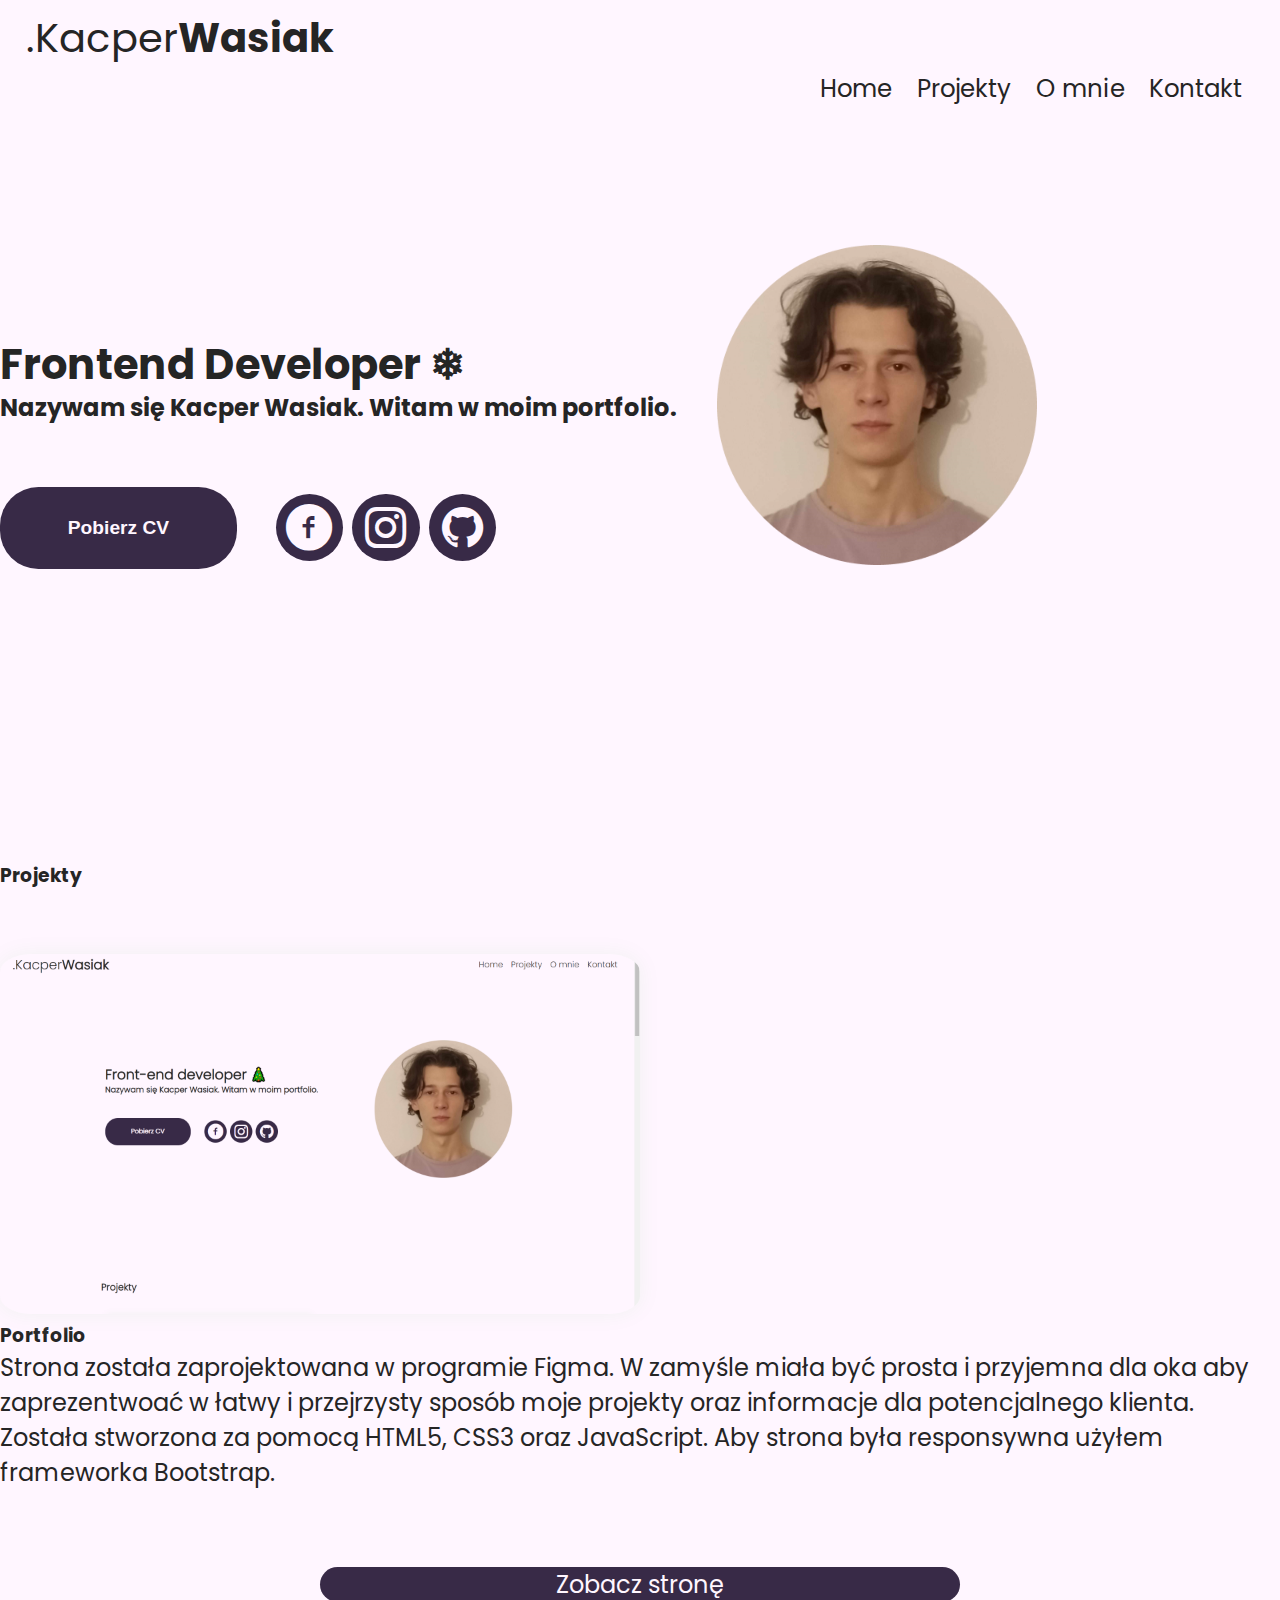
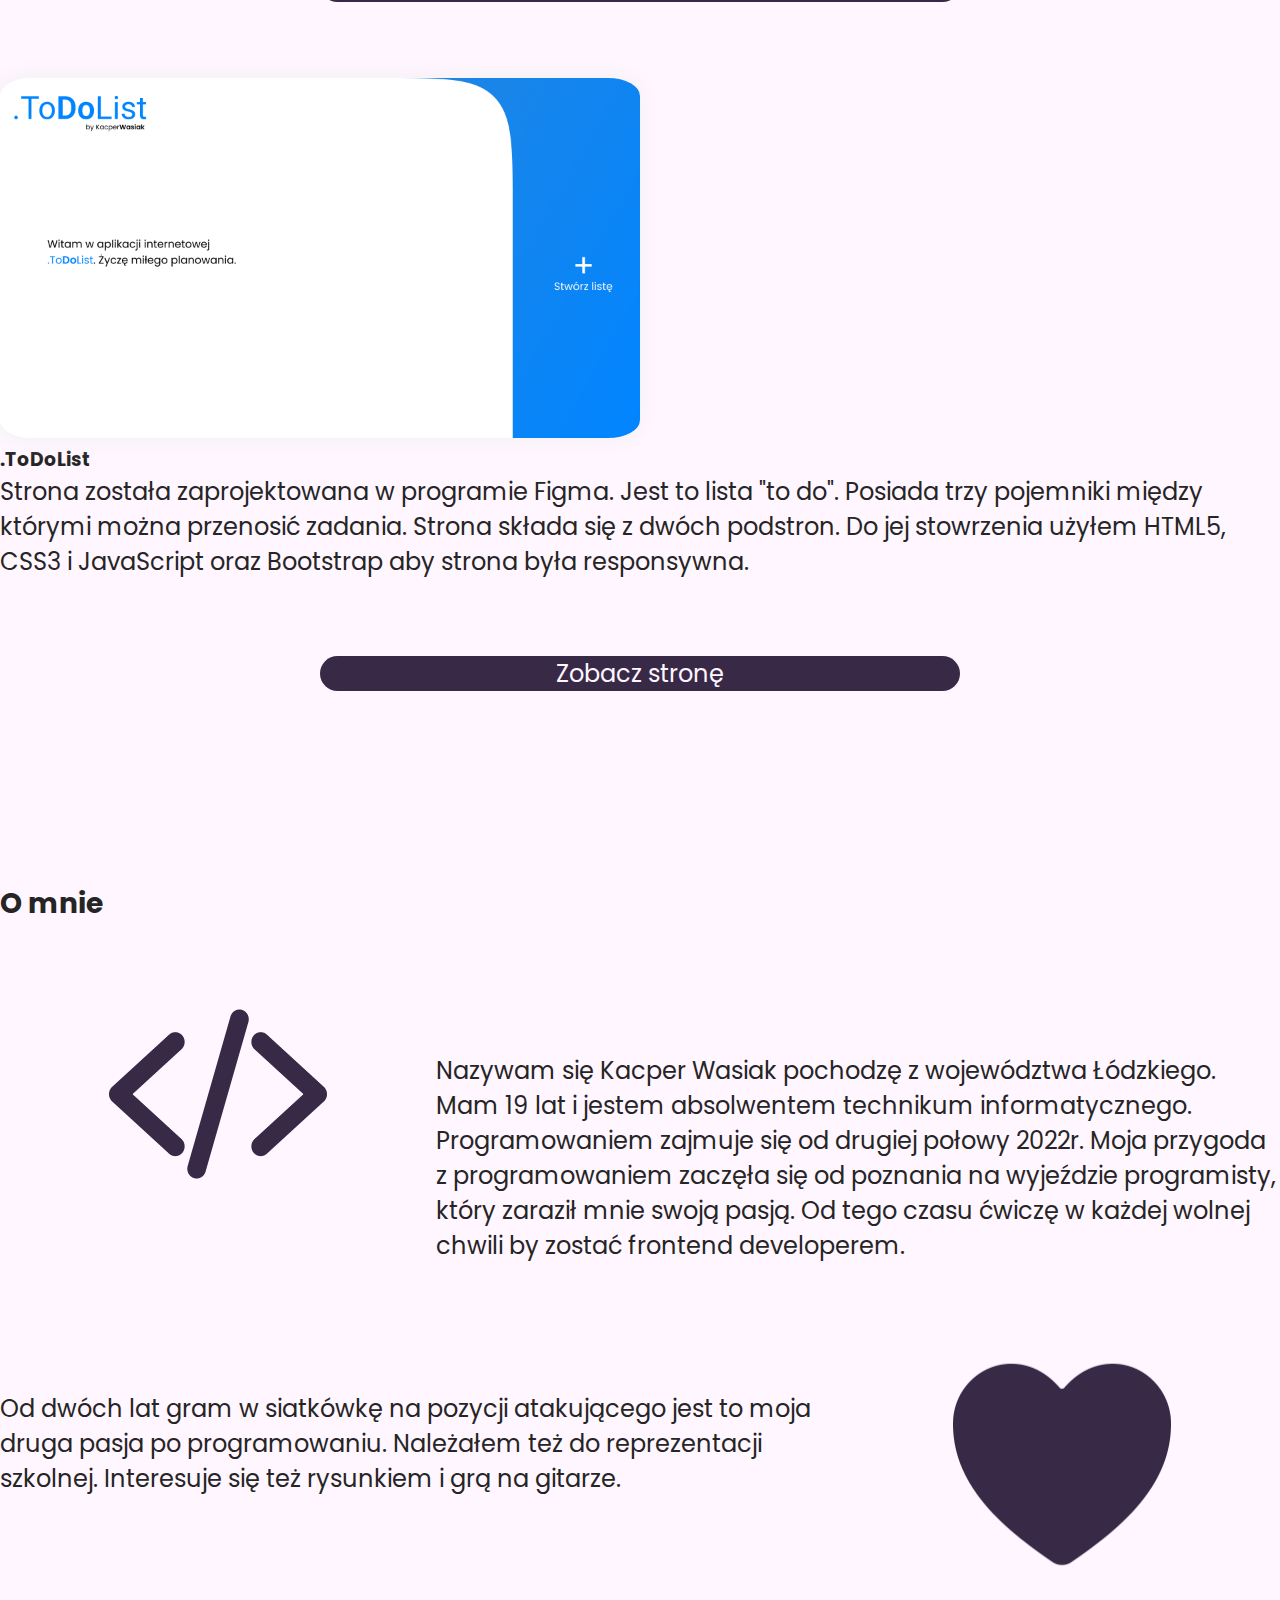
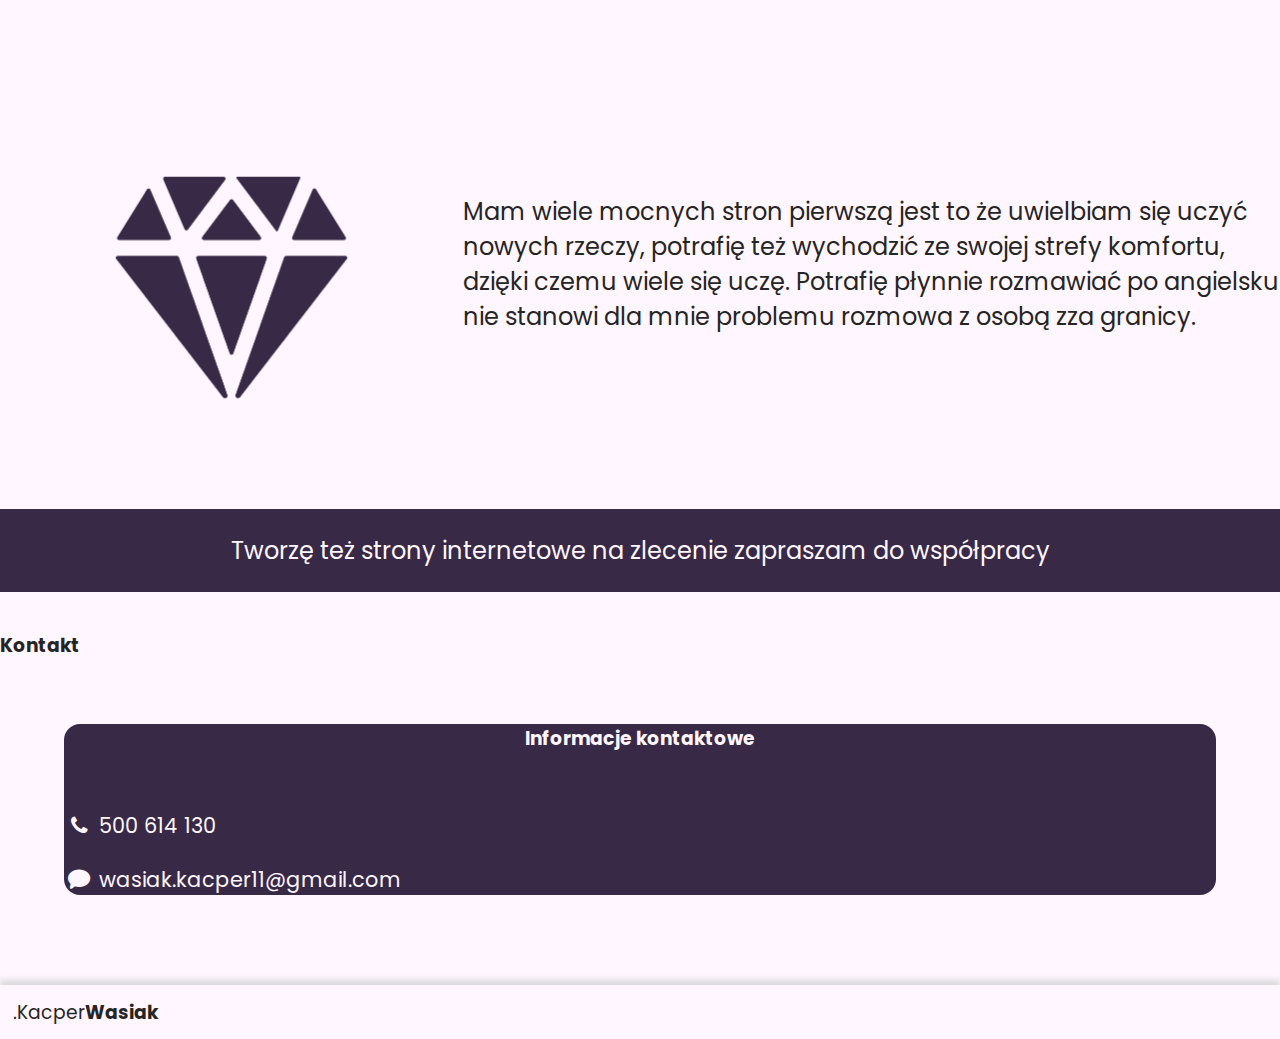
<file: index.html>
<!DOCTYPE html>
<html lang="pl-PL">
<head>
    <meta charset="UTF-8">
    <meta name="viewport" content="width=device-width, initial-scale=1.0">
    <meta name="keywords" content="Kacper Wasiak,kacper wasiak, Kacper Wasiak portfolio programisty, portfolio, frontend, front-end, front end, programie"/>
    <title>KacperWasiak | Portfolio programisty</title>
    <!-- Favicon -->
    <link rel="icon" type="image/x-icon" href="Dodatkowe pliki/favicon.png"/>

    <!-- Podpięcie CSS -->
    <link href="https://cdn.jsdelivr.net/npm/bootstrap@5.3.2/dist/css/bootstrap.min.css" rel="stylesheet" integrity="sha384-T3c6CoIi6uLrA9TneNEoa7RxnatzjcDSCmG1MXxSR1GAsXEV/Dwwykc2MPK8M2HN" crossorigin="anonymous">
    <link rel="stylesheet" href="index.css" type="text/css">
    <link rel="stylesheet" href="fontello-99dd5779/css/fontello.css" type="text/css"/>

    <!-- Dodanie fonta -->
    <link rel="preconnect" href="https://fonts.googleapis.com">
    <link rel="preconnect" href="https://fonts.gstatic.com" crossorigin>
    <link href="https://fonts.googleapis.com/css2?family=Poppins:wght@300&display=swap" rel="stylesheet">
    
    <!-- Podpięcie JavaScript -->
    <script src="index.js"></script>
</head>
<body>

    <header>

        <article id="header-content" class="row">

            <h1 class="col-md-4"><span>.Kacper</span>Wasiak</h1>

            <nav class="col-md-8">

                <a href="#home" class="links">Home</a>
                <a href="#projects" class="links">Projekty</a>
                <a href="#about" class="links">O mnie</a>
                <a href="#contact" class="links">Kontakt</a>

            </nav>

        </article>

    </header>

    <div class="container">

        <section id="home"  class="row">

            <article id="home-text" class="col-md-7">

                <h3>Frontend Developer ❄</h3>

                <p>Nazywam się Kacper Wasiak.  Witam w moim portfolio.</p>

                <div class="buttons">

                    <button id="cv"" name="cv-download"> 

                        <a href="/Dodatkowe pliki/Kacper Wasiak - CV.pdf" download>Pobierz CV</a>
                        
                    </button>
                    
                    <div id="socials-wrapper">

                        <a href="https://www.facebook.com/kacper.wasiak.9216" target="_blank" class="socials" id="fb"><i class="icon-facebook-circled"></i></a>

                        <a href="https://www.instagram.com/kacper_wasiak/" target="_blank" class="socials" id="ig"><i class="icon-instagram"></i></a>

                        <a href="https://github.com/WasiakKacper" target="_blank" class="socials" id="git-hub"><i class="icon-github-circled"></i></a>

                    </div>

                </div>

            </article>

                <img src="Dodatkowe pliki/avatar.png" alt="avatar" class="col-md-5"/>

        </section>

        <section id="projects">

            <h3 class="section-title col-lg-12">Projekty</h3>

            <article id="project-tile-first" class="row">

            <img src="Dodatkowe pliki/Strona portfolio.png" alt="Zdjęcie strony" class="col-xl-6"/>

                <div id="con"  class="col-xl-6">

                    <h3>Portfolio</h3>
                    
                    <p>
                        Strona została zaprojektowana w programie Figma. W zamyśle miała być prosta i przyjemna dla oka aby zaprezentwoać w łatwy i przejrzysty sposób moje projekty oraz informacje dla potencjalnego klienta. Została stworzona za pomocą HTML5, CSS3 oraz JavaScript. Aby strona była responsywna użyłem frameworka Bootstrap.
                    </p>

                </div>

                <a href="https://kacper-wasiak-portfolio-programisty.netlify.app" target="_blank">Zobacz stronę</a>

            </article>

            <article id="project-tile-first" class="row">

                <img src="Dodatkowe pliki/todolist layout.png" alt="Zdjęcie strony" class="col-xl-6"/>
    
                    <div id="con"  class="col-xl-6">
    
                        <h3>.ToDoList</h3>
                        
                        <p>
                            Strona została zaprojektowana w programie Figma. Jest to lista "to do". Posiada trzy pojemniki między którymi można przenosić zadania. Strona składa się z dwóch podstron. Do jej stowrzenia użyłem HTML5, CSS3 i JavaScript oraz Bootstrap aby strona była responsywna.
                        </p>
    
                    </div>
    
                    <a href="https://todolist-kacper-wasiak.netlify.app/" target="_blank">Zobacz stronę</a>
    
                </article>

        </section>

        <section id="about">

            <h3 class="section-title">O mnie</h3>

            <article id="about-tile-first" class="row">

                <img src="Dodatkowe pliki/html icon.png" alt="Ikona HTML" class="col-xl-6"/>

                <p class="col-xl-6">Nazywam się Kacper Wasiak pochodzę z województwa Łódzkiego. Mam 19 lat i jestem absolwentem technikum informatycznego. Programowaniem zajmuje się od drugiej połowy 2022r. Moja przygoda z programowaniem zaczęła się od poznania na wyjeździe programisty, który zaraził mnie swoją pasją. Od tego czasu ćwiczę w każdej wolnej chwili by zostać frontend developerem.</p>

            </article>

            <article id="about-tile-secound" class="row">

                <p class="col-xl-6"> 
                    Od dwóch lat gram w siatkówkę na pozycji atakującego jest to moja druga pasja po programowaniu. Należałem też do reprezentacji szkolnej. Interesuje się też rysunkiem i grą na gitarze.
                </p>

                <img src="Dodatkowe pliki/Vector.png" alt="Ikona serca" class="col-xl-6"/>

            </article>

            <article id="about-tile-third" class="row">

                <img src="Dodatkowe pliki/diaomnd.png" alt="Ikona diamentu" class="col-xl-6"/>

                <p class="col-xl-6">
                    Mam wiele mocnych stron pierwszą jest to że uwielbiam się uczyć nowych rzeczy, potrafię też wychodzić ze swojej strefy komfortu, dzięki czemu wiele się uczę. Potrafię płynnie rozmawiać po angielsku nie stanowi dla mnie problemu rozmowa z osobą zza granicy. 
                </p>

            </article>

        </section>

    </div>

        <section id="post-scriptum" class="container-fluid">

            <p>Tworzę też strony internetowe na zlecenie zapraszam do współpracy</p>

        </section>

    <div class="container">

        <section id="contact" class="row">

            <h3 class="section-title">Kontakt</h3>

            <article id="info" class="col-lg-6">

                <h3>Informacje kontaktowe</h3>

                <ul>
          
                    <li><i class="icon-phone"></i> 500 614 130</li> 

                    <li><i class="icon-comment"></i> wasiak.kacper11@gmail.com</li>

                </ul>

            </article>

        </section>

    </div>

    <footer class="container-fluid">

        <h3><span>.Kacper</span>Wasiak</h3>

    </footer>

    <!-- Podpięcie skryptu -->
    <script src="https://cdn.jsdelivr.net/npm/bootstrap@5.3.2/dist/js/bootstrap.bundle.min.js" integrity="sha384-C6RzsynM9kWDrMNeT87bh95OGNyZPhcTNXj1NW7RuBCsyN/o0jlpcV8Qyq46cDfL" crossorigin="anonymous"></script>

</body>
</html>
</file>
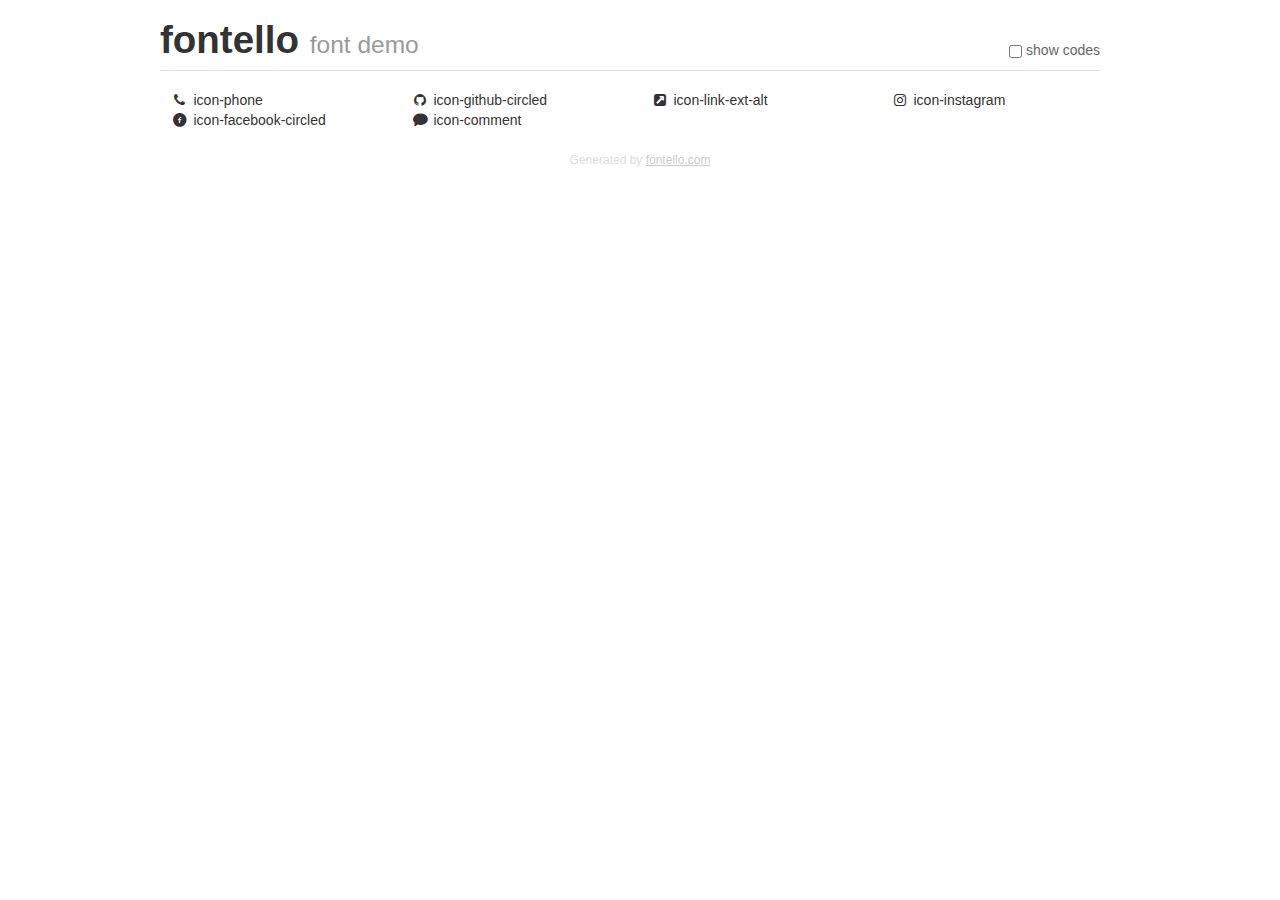
<file: fontello-99dd5779/demo.html>
<!DOCTYPE html>
<html>
  <head>
  <!--[if lt IE 9]><script language="javascript" type="text/javascript" src="//html5shim.googlecode.com/svn/trunk/html5.js"></script><![endif]-->
  <meta charset="UTF-8">
  <style>
    html {
      font-size: 100%;
      -webkit-text-size-adjust: 100%;
      -ms-text-size-adjust: 100%;
    }
    a:focus {
      outline: thin dotted #333;
      outline: 5px auto -webkit-focus-ring-color;
      outline-offset: -2px;
    }
    a:hover,
    a:active {
      outline: 0;
    }
    input {
      margin: 0;
      font-size: 100%;
      vertical-align: middle;
      *overflow: visible;
      line-height: normal;
    }
    input::-moz-focus-inner {
      padding: 0;
      border: 0;
    }
    body {
      margin: 0;
      font-family: "Helvetica Neue", Helvetica, Arial, sans-serif;
      font-size: 14px;
      line-height: 20px;
      color: #333;
      background-color: #fff;
    }
    a {
      color: #08c;
      text-decoration: none;
    }
    a:hover {
      color: #005580;
      text-decoration: underline;
    }
    .row {
      margin-left: -20px;
      *zoom: 1;
    }
    .row:before,
    .row:after {
      display: table;
      content: "";
      line-height: 0;
    }
    .row:after {
      clear: both;
    }
    .span3 {
      float: left;
      min-height: 1px;
      margin-left: 20px;
      width: 220px;
    }
    .container {
      width: 940px;
      margin-right: auto;
      margin-left: auto;
      *zoom: 1;
    }
    .container:before,
    .container:after {
      display: table;
      content: "";
      line-height: 0;
    }
    .container:after {
      clear: both;
    }
    small {
      font-size: 85%;
    }
    h1 {
      margin: 10px 0;
      font-family: inherit;
      font-weight: bold;
      line-height: 20px;
      color: inherit;
      text-rendering: optimizelegibility;
      line-height: 40px;
      font-size: 38.5px;
    }
    h1 small {
      font-weight: normal;
      line-height: 1;
      color: #999;
      font-size: 24.5px;
    }

    body {
      margin-top: 90px;
    }
    .header {
      position: fixed;
      top: 0;
      left: 50%;
      margin-left: -480px;
      background-color: #fff;
      border-bottom: 1px solid #ddd;
      padding-top: 10px;
      z-index: 10;
    }
    .footer {
      color: #ddd;
      font-size: 12px;
      text-align: center;
      margin-top: 20px;
    }
    .footer a {
      color: #ccc;
      text-decoration: underline;
    }
    .the-icons {
      font-size: 14px;
      line-height: 24px;
    }
    .switch {
      position: absolute;
      right: 0;
      bottom: 10px;
      color: #666;
    }
    .switch input {
      margin-right: 0.3em;
    }
    .codesOn .i-name {
      display: none;
    }
    .codesOn .i-code {
      display: inline;
    }
    .i-code {
      display: none;
    }
    @font-face {
      font-family: 'fontello';
      src: url('./font/fontello.eot?30621540');
      src: url('./font/fontello.eot?30621540#iefix') format('embedded-opentype'),
           url('./font/fontello.woff?30621540') format('woff'),
           url('./font/fontello.ttf?30621540') format('truetype'),
           url('./font/fontello.svg?30621540#fontello') format('svg');
      font-weight: normal;
      font-style: normal;
    }
    .demo-icon {
      font-family: "fontello";
      font-style: normal;
      font-weight: normal;
      speak: never;
     
      display: inline-block;
      text-decoration: inherit;
      width: 1em;
      margin-right: .2em;
      text-align: center;
      /* opacity: .8; */
     
      /* For safety - reset parent styles, that can break glyph codes*/
      font-variant: normal;
      text-transform: none;
     
      /* fix buttons height, for twitter bootstrap */
      line-height: 1em;
     
      /* Animation center compensation - margins should be symmetric */
      /* remove if not needed */
      margin-left: .2em;
     
      /* You can be more comfortable with increased icons size */
      /* font-size: 120%; */
     
      /* Font smoothing. That was taken from TWBS */
      -webkit-font-smoothing: antialiased;
      -moz-osx-font-smoothing: grayscale;
     
      /* Uncomment for 3D effect */
      /* text-shadow: 1px 1px 1px rgba(127, 127, 127, 0.3); */
    }
    </style>
    <link rel="stylesheet" href="css/animation.css"><!--[if IE 7]><link rel="stylesheet" href="css/" + font.fontname + "-ie7.css"><![endif]-->
    <script>
      function toggleCodes(on) {
        var obj = document.getElementById('icons');
      
        if (on) {
          obj.className += ' codesOn';
        } else {
          obj.className = obj.className.replace(' codesOn', '');
        }
      }
    </script>
  </head>
  <body>
    <div class="container header">
      <h1>fontello <small>font demo</small></h1>
      <label class="switch">
        <input type="checkbox" onclick="toggleCodes(this.checked)">show codes
      </label>
    </div>
    <div class="container" id="icons">
      <div class="row">
        <div class="span3" title="Code: 0xe800">
          <i class="demo-icon icon-phone">&#xe800;</i> <span class="i-name">icon-phone</span><span class="i-code">0xe800</span>
        </div>
        <div class="span3" title="Code: 0xf09b">
          <i class="demo-icon icon-github-circled">&#xf09b;</i> <span class="i-name">icon-github-circled</span><span class="i-code">0xf09b</span>
        </div>
        <div class="span3" title="Code: 0xf14c">
          <i class="demo-icon icon-link-ext-alt">&#xf14c;</i> <span class="i-name">icon-link-ext-alt</span><span class="i-code">0xf14c</span>
        </div>
        <div class="span3" title="Code: 0xf16d">
          <i class="demo-icon icon-instagram">&#xf16d;</i> <span class="i-name">icon-instagram</span><span class="i-code">0xf16d</span>
        </div>
      </div>
      <div class="row">
        <div class="span3" title="Code: 0xf30d">
          <i class="demo-icon icon-facebook-circled">&#xf30d;</i> <span class="i-name">icon-facebook-circled</span><span class="i-code">0xf30d</span>
        </div>
        <div class="span3" title="Code: 0xf4ac">
          <i class="demo-icon icon-comment">&#xf4ac;</i> <span class="i-name">icon-comment</span><span class="i-code">0xf4ac</span>
        </div>
      </div>
    </div>
    <div class="container footer">Generated by <a href="https://fontello.com">fontello.com</a></div>
  </body>
</html>
</file>
<file: index.css>
*{
    margin: 0;
    padding: 0;
    box-sizing: border-box;
}

:root{
    --white: #ffffff;
    --light: #fff6ff;
    --gray: #f1f1f1;
    --dark-grey: #d9d9d9;
    --text: #252525;
    --dark: #382a47;
}


/* Stylowanie body */
body{
    font-family: 'Poppins', sans-serif;
    color: #252525;
    background-color: var(--light);
}


/* Stylowanie nagłówka */
header{
    width: 100%;
    height: auto;
    position: fixed;
    top: 0;
    left: 0;
    height: auto;
    padding: 0.5em 2%;
    z-index: 1;
    background-color: var(--light);
    transition: 0.3s ease;
}

header.active{
    box-shadow: 0px 2px 10px var(--dark-grey);
    transition: 0.3s ease;
}

header h1{
    font-size: 2.5em;
    font-weight: bold;
    margin: 0;
    height: auto;
}

header span{
    font-weight: lighter;
}

header nav{
    display: flex;
    flex-direction: row;
    justify-content: end;
    align-items: center;
    font-size: 90%;
}

header nav a{
    width: auto;
    font-size: 1.7em;
    text-decoration: none;
    color: #252525;
    position: relative;
    transition: 0.3s ease;
    padding: 0.2% 1%;
}

header nav a::before{
    content: " ";
    width: 0%;
    height: 0.2em;
    background-color: #252525;
    border-radius: 1em;
    position: absolute;
    bottom: -3%;
    left: 47%;
    transition: 0.3s ease-in-out;
}

header nav a::after{
    content: " ";
    width: 0%;
    height: 0.2em;
    background-color: #252525;
    border-radius: 1em;
    position: absolute;
    bottom: -3%;
    right: 47%;
    transition: 0.3s ease;
}


/* Stylowanie .container */
.container{
    overflow-x: hidden;
}

/* Stylowanie #home */
#home{
    display: flex;
    flex-direction: row;
    margin:16% 0 20% 0;
}

#home #home-text{
    margin-top: 10%;
}
#home #home-text h3{
    font-size: 2.6em;
    font-weight: bolder;
}

#home #home-text p{
    font-size: 1.5em;
    font-weight: bold;
    line-height: 1em;
}

#home #home-text .buttons{
    display: flex;
    flex-direction: row;
    margin-top: 10%;
    width: 100%;
    height: auto;
}

#home #home-text .buttons button#cv{
    background-color: var(--dark);
    border-radius: 2em;
    width: 35%;
    height: auto;
    padding: 1%;
    font-size: 1.2em;
    font-weight: bolder;
    margin-right: 5%;
    transition: 0.3s ease;
    border: none;
    outline: none;
}

#home #home-text .buttons button#cv a{
    text-decoration: none;
    color: var(--light);
}

#home #home-text .buttons #socials-wrapper{
    display: flex;
    flex-direction: row;
    
}

#home #home-text .buttons #socials-wrapper a{
    transition: 0.3s ease;
    padding: .3em;
}

#home #home-text .buttons i{
    background-color: var(--dark);
    transition: 0.3s ease;
    font-size: 3em;
    color: #fff6ff;
    border-radius: 2em;
}

#home img{
    transform: scale(80%);
    transition: 0.3s ease;
}

/* Stylowanie #projects */

#projects{
    margin-bottom: 15%;
}

#projects h3{
    font-weight: bold;
}

#projects article{
    margin: 5% 0;
}

#projects article img{
    border-radius: 5%;
    filter: drop-shadow(0px 0px 10px var(--gray));
    width: 50%;
    height: 50%;
}

#projects article div p{
    font-size: 1.5em;
}

#projects article a{
    display: block;
    transition: 0.3s ease;
    text-decoration: none;
    width: 50%;
    background-color: var(--dark);
    transition: 0.3s ease;
    font-size: 1.5em;
    color: #fff6ff;
    border-radius: 2em;
    text-align: center;
    margin: 6% auto;
}


/* Stylowanie #about */
#about{
    display: flex;
    flex-direction: column;
    font-size: 1.5em;
}

#about h3{
    font-weight: bold;
}

#about article{
    display: flex;
    flex-direction: row;
}

#about article img{
    transform: scale(50%);
    margin: 0;
    padding: 0;
}

#about article p{
    margin-top: 10%;
    padding: 0;
}



/* Stylowanie #post-scripum */
#post-scriptum{
    width: 100%;
    height: auto;
    background-color: var(--dark);
    color: var(--light);
    text-align: center;
    font-size: 1.5em;
    margin-bottom: 3%;
    padding: 1em;
}

#concact{
    width: 100%;
}

/* Stylowanie #contact */
#contact h3{
    font-weight: bold;
    margin-bottom: 5%;
}

#contact article{
    width: 90%;
    height: auto;
    background-color: var(--dark);
    color: var(--light);
    margin: 2% auto;
    border-radius: 1em;
}


#contact article h3{
    margin-top: 4%;
    text-align: center;
}


#contact article#info ul{
    padding: 0;
    list-style-type: none;  
}

#contact article#info ul li{
    margin-bottom: 2%;
    font-size: 1.3em;
}

#contact article#info ul li.heading{
    font-size: 1.5em;
}

/* Wiadomosci */
/* 
#contact article#messange{
    height: 500px;
}

#contact article#messange form{
    display: flex;
    flex-direction: column;
    justify-content: center;
}

#contact article#messange form #next-to-each-other{
    display: flex;
    flex-direction: row;
    border-radius: 2em;
}

#contact article#messange form input{
    width: 100%;
    border-radius: 2em;
    padding: 0.5em 1em;
    margin-bottom: 3%;
    border:none;
    outline: none;
}

#contact article#messange form textarea{
    border-radius: 0.5em;
    height: 150px;
    min-height: 150px;
    margin-bottom: 5%;
    padding: 0.5em 1em;
    border: none;
    outline: none;
}

#contact article#messange form button{
    background-color: var(--light);
    padding: 1%;
    border-radius: 2em;
    margin: 0 30%;
    transition: 0.3s ease;
    font-weight: bold;
    border: none;
    outline: none;
}
 */

/* Stylowanie footer */
footer{
    background-color: var(--light);
    margin:5% 0 0 0;
    padding: 1%;
    box-shadow: 0px -5px 6px var(--dark-grey);
}

footer h3{
    font-weight: bold;
}

footer span{
    font-weight: lighter;
}



/* Hovery */
@media(hover: hover){
    header nav a:hover{
        font-weight: bold;
    }

    header nav a:hover::before{
        width: 50%;
    }
    
    header nav a:hover::after{
        width: 50%;
    }

    #home #home-text .buttons button#cv:hover{
        transform: translateY(-5%);
        box-shadow: -3px 3px 6px var(--gray);
    }
    
    #home #home-text .buttons a:hover{
        transform: translateY(-5%);
    }

    #home img:hover
    {
        transform: scale(83%);
    }

    #projects article a:hover{
        transform: translateY(-5%);
    }

    #contact article#messange form button:hover{
        transform: translateY(-5%);
    }
}




/* Zachowania przy zmianach okna */
@media only screen and (max-width: 1200px){
    /* Stylowanie #projects */
    #projects article{
        display: flex;
        flex-direction: column-reverse;
    }

    #projects article img{
        width: 70%;
        margin: 0 auto 5% auto;
    }

    #projects article #con{
        width: 70%;
        margin: 0 auto 5% auto;
    }

    #projects article#project-tile-first{
        flex-direction: column;
        width: 100%;
        font-size: small;
    }

    #projects article#project-tile-first img{
        width: 100%;
    }

    #projects article#project-tile-first p{
        width: 100%;
    }

    #projects article#project-tile-first div a{
        margin-left: 0%;
    }

    #project article#project-tile-secound{
        flex-direction: column;
    }



    /* Stylowanie #about */
    #about article#about-tile-secound{
        flex-direction: column-reverse;

    }

    #about article img{
        width: 80%;
        margin: 0 auto 5% auto;
    }

    #about article p{
        width: 70%;
        margin: 0 auto 5% auto;
        font-size: large;
    }

    /* Stylowanie #contact */
    #contact{
        display: flex;
        flex-direction: column;
        width: 100%;
        align-items: center;
        margin: 0 auto;
    }

    #contact article{
        width: 100%;
        height: auto;
    }

    #contact article#message{
        width: 100%;
        height: auto;
    }
}


@media only screen and (max-width: 992px){
    /* #home */
    #home{
        flex-direction: column-reverse;
        align-items: center;
        margin-top: 10%;
    }

    #home img{
        width: 60%;
    }

    #home #home-text{
        margin-top: 0;
        text-align: center;
    }

     #home #home-text h3{
        font-size: 1.7em;
    }

    #home #home-text p{
        font-size: 1.2em;
    }

    #home #home-text .buttons{
        margin-top: 5%;
        justify-content: center;
    }

    #home #home-text .buttons button#cv{
        font-size: 100%;
        padding: 2%;
    }

    #home #home-text .buttons i{
        font-size: 250%;
    }
}


@media only screen and (max-width: 800px){
    #home #home-text h3{
        font-size: 1.6em;
    }

    #home #home-text p{
        font-size: 1.2em;
    }

    #home #home-text .buttons button#cv{
        font-size: 100%;
        padding: 2%;
    }

    #home #home-text .buttons i{
        font-size: 250%;
    }
}


@media only screen and (max-width: 767px){
    header{
        padding: 0%;
    }

    header.active{
        box-shadow: none;
    }

    header h1{
        text-align: center;
        padding: 0.5em;
    }

    header nav{
        justify-content: center;
        background-color: var(--light);
        font-size: 70%;
    }

    #home{
        margin-top: 40%;
    }

    #home img{
        width: 80%;
    }

    
    #home #home-text .buttons{
        flex-direction: column;
        align-items: center;
    }

    #home #home-text .buttons button#cv{
        margin-right: 0;
    }

    #home #home-text .buttons #socials-wrappers{
        
        align-items: center;
    }

    /* Projekty */
    .section-title{
        text-align: center;
    }

    #projects article#project-tile-first div#con{
        display: flex;
        flex-direction: column;
        justify-content: center;
    }

    #projects article#project-tile-first div#con a{
        width: 100%;
    }

    #projects article#project-tile-first div#con a i{
        width: 200px;
    }

}

@media only screen and (max-width: 320px){
    html{
        font-size: 90%;
    }

    header h1{
        font-size: x-large;
    }

    header nav a{
        font-size: medium;
        padding: 1  ;
    }

    /* Stylowanie #home */
    #home img{
        margin-top: 4%;
    }

    #home #home-text .buttons{
        font-size:  small;
    }

    #home #home-text .buttons button#cv{
        font-size: x-small;
    }

    /* Stylowanie #projects */

    #projects{
        font-size: small;
    }

    /* Stylowanie #contact */

    #contact ul{
        font-size: small;
    }
}
</file>
<file: fontello-99dd5779/css/fontello.css>
@font-face {
  font-family: 'fontello';
  src: url('../font/fontello.eot?15484980');
  src: url('../font/fontello.eot?15484980#iefix') format('embedded-opentype'),
       url('../font/fontello.woff2?15484980') format('woff2'),
       url('../font/fontello.woff?15484980') format('woff'),
       url('../font/fontello.ttf?15484980') format('truetype'),
       url('../font/fontello.svg?15484980#fontello') format('svg');
  font-weight: normal;
  font-style: normal;
}
/* Chrome hack: SVG is rendered more smooth in Windozze. 100% magic, uncomment if you need it. */
/* Note, that will break hinting! In other OS-es font will be not as sharp as it could be */
/*
@media screen and (-webkit-min-device-pixel-ratio:0) {
  @font-face {
    font-family: 'fontello';
    src: url('../font/fontello.svg?15484980#fontello') format('svg');
  }
}
*/
[class^="icon-"]:before, [class*=" icon-"]:before {
  font-family: "fontello";
  font-style: normal;
  font-weight: normal;
  speak: never;

  display: inline-block;
  text-decoration: inherit;
  width: 1em;
  margin-right: .2em;
  text-align: center;
  /* opacity: .8; */

  /* For safety - reset parent styles, that can break glyph codes*/
  font-variant: normal;
  text-transform: none;

  /* fix buttons height, for twitter bootstrap */
  line-height: 1em;

  /* Animation center compensation - margins should be symmetric */
  /* remove if not needed */
  margin-left: .2em;

  /* you can be more comfortable with increased icons size */
  /* font-size: 120%; */

  /* Font smoothing. That was taken from TWBS */
  -webkit-font-smoothing: antialiased;
  -moz-osx-font-smoothing: grayscale;

  /* Uncomment for 3D effect */
  /* text-shadow: 1px 1px 1px rgba(127, 127, 127, 0.3); */
}

.icon-phone:before { content: '\e800'; } /* '' */
.icon-github-circled:before { content: '\f09b'; } /* '' */
.icon-link-ext-alt:before { content: '\f14c'; } /* '' */
.icon-instagram:before { content: '\f16d'; } /* '' */
.icon-facebook-circled:before { content: '\f30d'; } /* '' */
.icon-comment:before { content: '\f4ac'; } /* '' */
</file>
<file: fontello-99dd5779/css/animation.css>
/*
   Animation example, for spinners
*/
.animate-spin {
  -moz-animation: spin 2s infinite linear;
  -o-animation: spin 2s infinite linear;
  -webkit-animation: spin 2s infinite linear;
  animation: spin 2s infinite linear;
  display: inline-block;
}
@-moz-keyframes spin {
  0% {
    -moz-transform: rotate(0deg);
    -o-transform: rotate(0deg);
    -webkit-transform: rotate(0deg);
    transform: rotate(0deg);
  }

  100% {
    -moz-transform: rotate(359deg);
    -o-transform: rotate(359deg);
    -webkit-transform: rotate(359deg);
    transform: rotate(359deg);
  }
}
@-webkit-keyframes spin {
  0% {
    -moz-transform: rotate(0deg);
    -o-transform: rotate(0deg);
    -webkit-transform: rotate(0deg);
    transform: rotate(0deg);
  }

  100% {
    -moz-transform: rotate(359deg);
    -o-transform: rotate(359deg);
    -webkit-transform: rotate(359deg);
    transform: rotate(359deg);
  }
}
@-o-keyframes spin {
  0% {
    -moz-transform: rotate(0deg);
    -o-transform: rotate(0deg);
    -webkit-transform: rotate(0deg);
    transform: rotate(0deg);
  }

  100% {
    -moz-transform: rotate(359deg);
    -o-transform: rotate(359deg);
    -webkit-transform: rotate(359deg);
    transform: rotate(359deg);
  }
}
@-ms-keyframes spin {
  0% {
    -moz-transform: rotate(0deg);
    -o-transform: rotate(0deg);
    -webkit-transform: rotate(0deg);
    transform: rotate(0deg);
  }

  100% {
    -moz-transform: rotate(359deg);
    -o-transform: rotate(359deg);
    -webkit-transform: rotate(359deg);
    transform: rotate(359deg);
  }
}
@keyframes spin {
  0% {
    -moz-transform: rotate(0deg);
    -o-transform: rotate(0deg);
    -webkit-transform: rotate(0deg);
    transform: rotate(0deg);
  }

  100% {
    -moz-transform: rotate(359deg);
    -o-transform: rotate(359deg);
    -webkit-transform: rotate(359deg);
    transform: rotate(359deg);
  }
}
</file>
